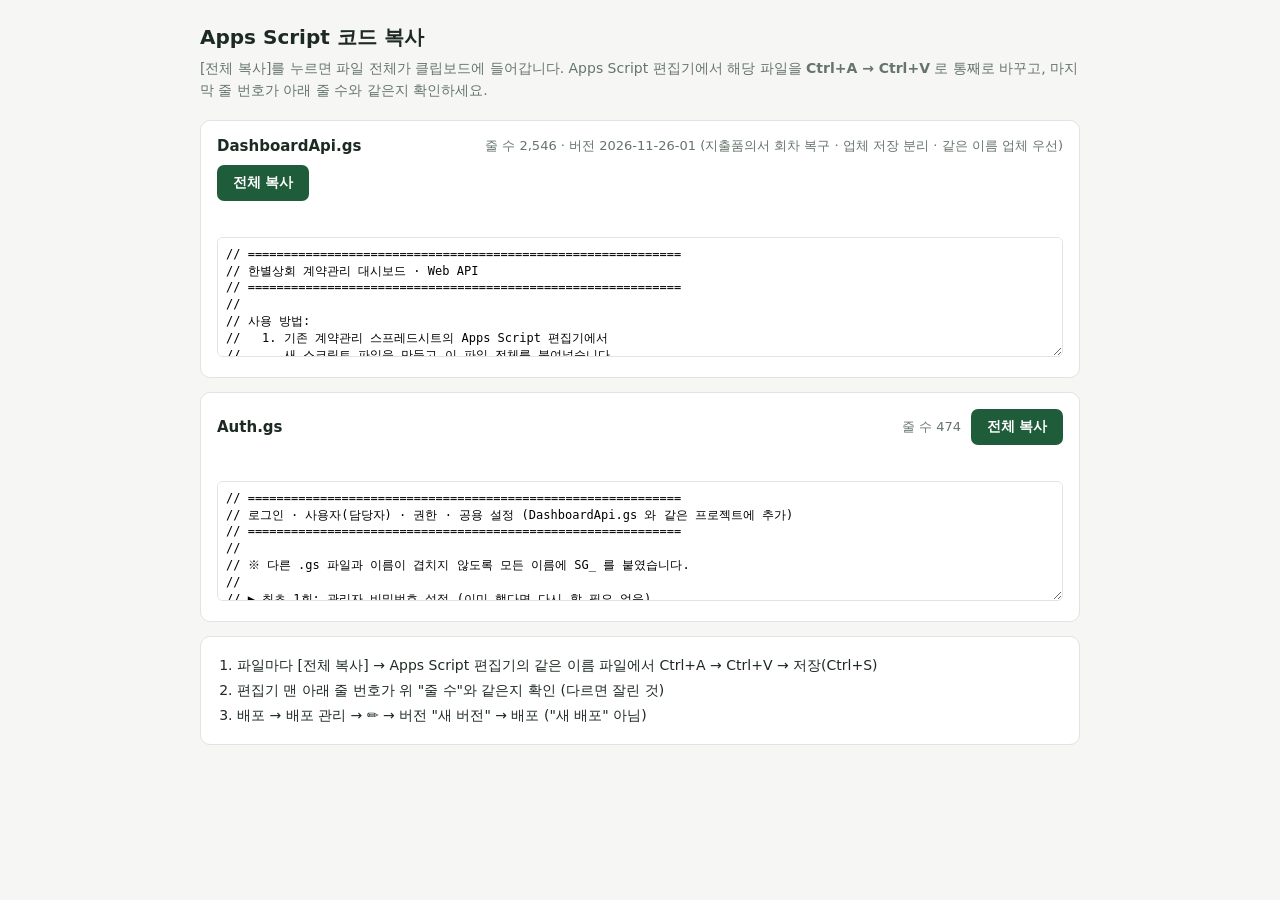
<file: gas-copy.html>
<!doctype html>
<html lang="ko">
<head>
<meta charset="utf-8">
<meta name="viewport" content="width=device-width, initial-scale=1">
<title>Apps Script 코드 복사</title>
<style>
  :root { --bg:#f6f7f5; --card:#fff; --ink:#1d2a22; --muted:#66756b; --line:#dfe5e0; --accent:#1f5c3a; --ok:#1f7a45; --err:#b3261e; }
  body { margin:0; background:var(--bg); color:var(--ink); font-family:system-ui,-apple-system,'Malgun Gothic',sans-serif; }
  main { max-width:880px; margin:0 auto; padding:24px 16px 48px; }
  h1 { font-size:20px; margin:0 0 6px; }
  p.lead { color:var(--muted); margin:0 0 18px; font-size:14px; line-height:1.6; }
  .card { background:var(--card); border:1px solid var(--line); border-radius:10px; padding:16px; margin-bottom:14px; }
  .row { display:flex; align-items:center; gap:10px; flex-wrap:wrap; }
  .name { font-weight:700; font-size:15px; flex:1; min-width:160px; }
  .meta { color:var(--muted); font-size:13px; }
  button { background:var(--accent); color:#fff; border:0; border-radius:7px; padding:9px 16px; font-size:14px; font-weight:700; cursor:pointer; }
  button:disabled { opacity:.5; cursor:wait; }
  .status { font-size:13px; margin-top:8px; min-height:18px; }
  .status.ok { color:var(--ok); } .status.err { color:var(--err); }
  textarea { width:100%; box-sizing:border-box; height:120px; margin-top:10px; font:12px/1.4 ui-monospace,Consolas,monospace; border:1px solid var(--line); border-radius:6px; padding:8px; }
  ol { font-size:14px; line-height:1.8; padding-left:20px; margin:0; }
</style>
</head>
<body>
<main>
  <h1>Apps Script 코드 복사</h1>
  <p class="lead">[전체 복사]를 누르면 파일 전체가 클립보드에 들어갑니다. Apps Script 편집기에서 해당 파일을 <b>Ctrl+A → Ctrl+V</b> 로 통째로 바꾸고, 마지막 줄 번호가 아래 줄 수와 같은지 확인하세요.</p>
  <div id="list"></div>
  <div class="card">
    <ol>
      <li>파일마다 [전체 복사] → Apps Script 편집기의 같은 이름 파일에서 Ctrl+A → Ctrl+V → 저장(Ctrl+S)</li>
      <li>편집기 맨 아래 줄 번호가 위 "줄 수"와 같은지 확인 (다르면 잘린 것)</li>
      <li>배포 → 배포 관리 → ✏️ → 버전 "새 버전" → 배포 ("새 배포" 아님)</li>
    </ol>
  </div>
</main>
<script>
var FILES = ['DashboardApi.gs', 'Auth.gs'];
var list = document.getElementById('list');
FILES.forEach(function (name) {
  var card = document.createElement('div');
  card.className = 'card';
  card.innerHTML = '<div class="row"><div class="name">' + name + '</div><span class="meta">불러오는 중…</span><button disabled>전체 복사</button></div><div class="status"></div><textarea readonly aria-label="' + name + ' 코드"></textarea>';
  list.appendChild(card);
  var meta = card.querySelector('.meta'), btn = card.querySelector('button'), st = card.querySelector('.status'), ta = card.querySelector('textarea');
  fetch('gas-backend/' + name + '?v=' + Date.now(), { cache: 'no-store' })
    .then(function (r) { if (!r.ok) throw new Error('HTTP ' + r.status); return r.text(); })
    .then(function (text) {
      ta.value = text;
      var lines = text.replace(/\n$/, '').split('\n').length;
      var ver = (text.match(/BUILD_VERSION_\s*=\s*'([^']+)'/) || [])[1];
      meta.textContent = '줄 수 ' + lines.toLocaleString() + (ver ? ' · 버전 ' + ver : '');
      btn.disabled = false;
      btn.onclick = function () {
        var done = function () { st.className = 'status ok'; st.textContent = '✅ ' + lines.toLocaleString() + '줄 복사됨 — 편집기에 붙여넣으세요'; };
        var fallback = function () { ta.focus(); ta.select(); try { document.execCommand('copy'); done(); } catch (e) { st.className = 'status err'; st.textContent = '복사 실패 — 아래 칸을 클릭하고 Ctrl+A, Ctrl+C 하세요'; } };
        if (navigator.clipboard && navigator.clipboard.writeText) navigator.clipboard.writeText(text).then(done, fallback); else fallback();
      };
    })
    .catch(function (e) { meta.textContent = ''; st.className = 'status err'; st.textContent = '불러오기 실패: ' + e.message; });
});
</script>
</body>
</html>
</file>
